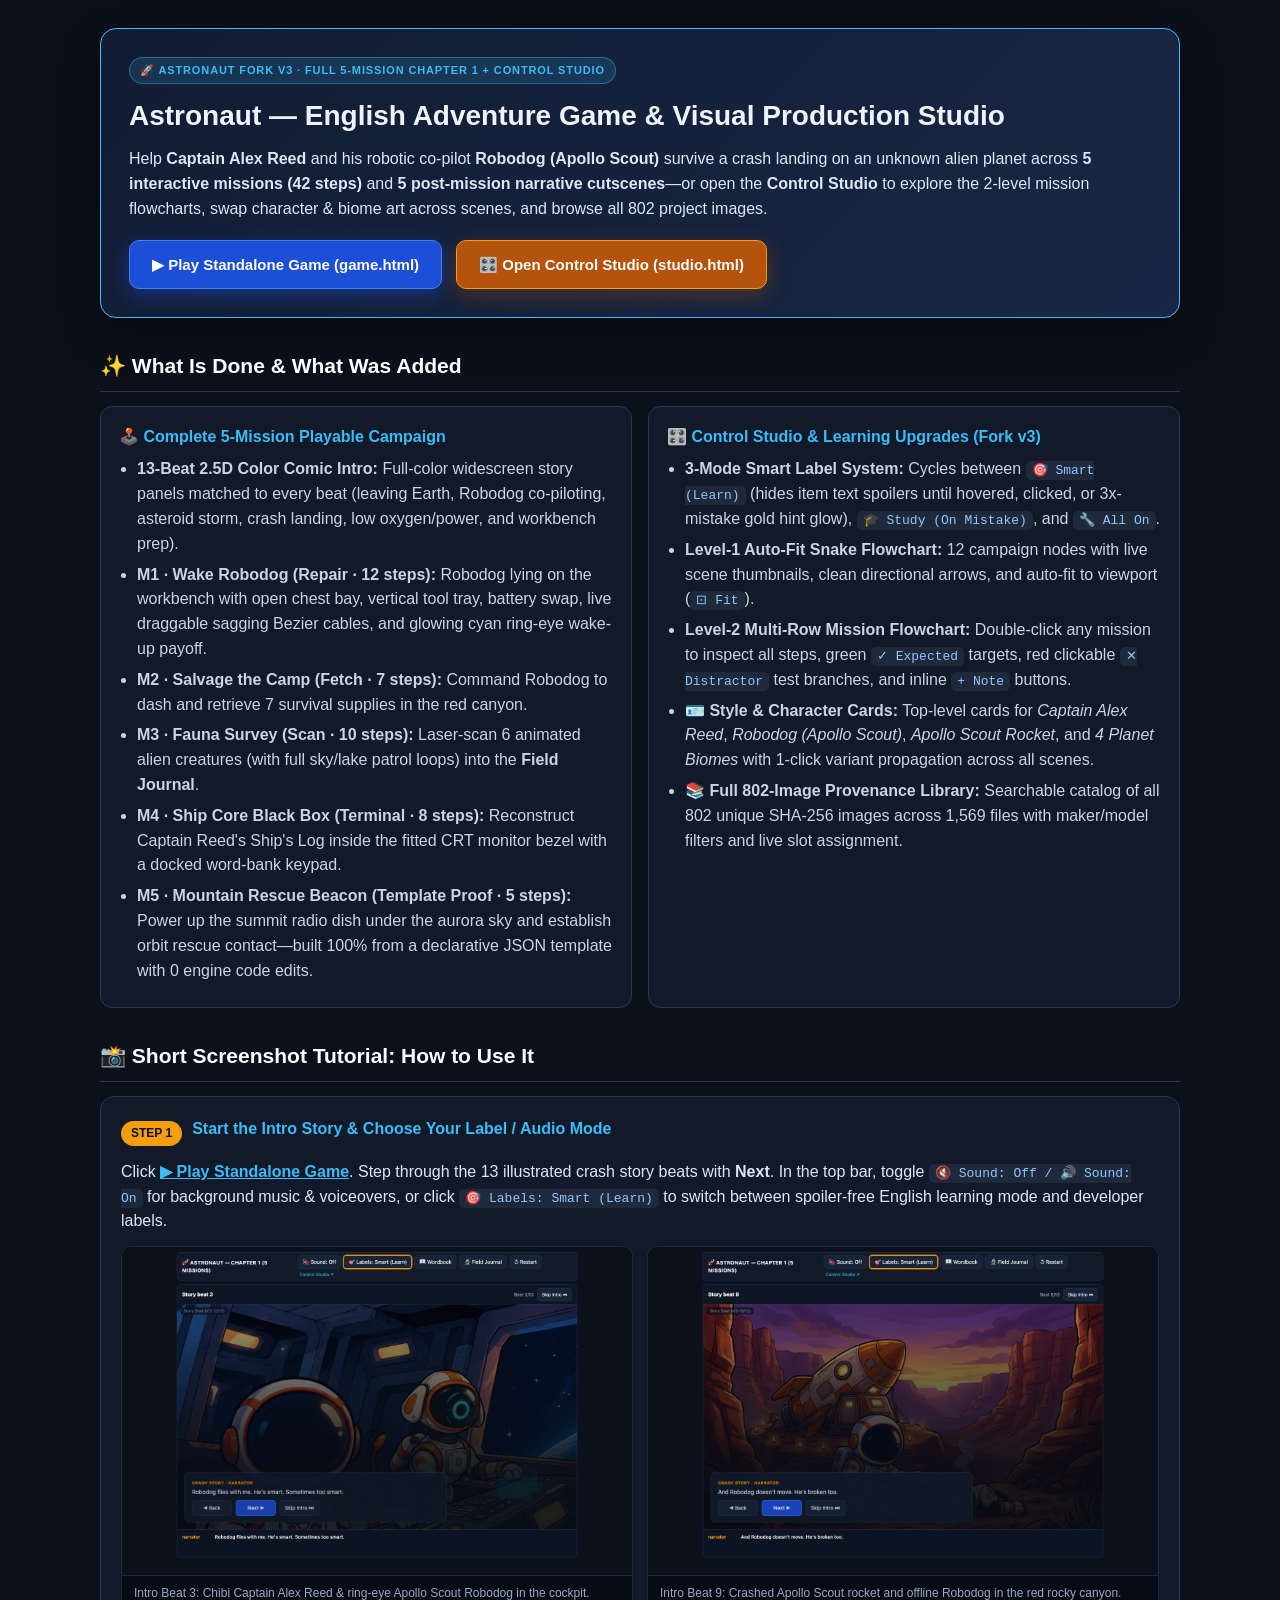
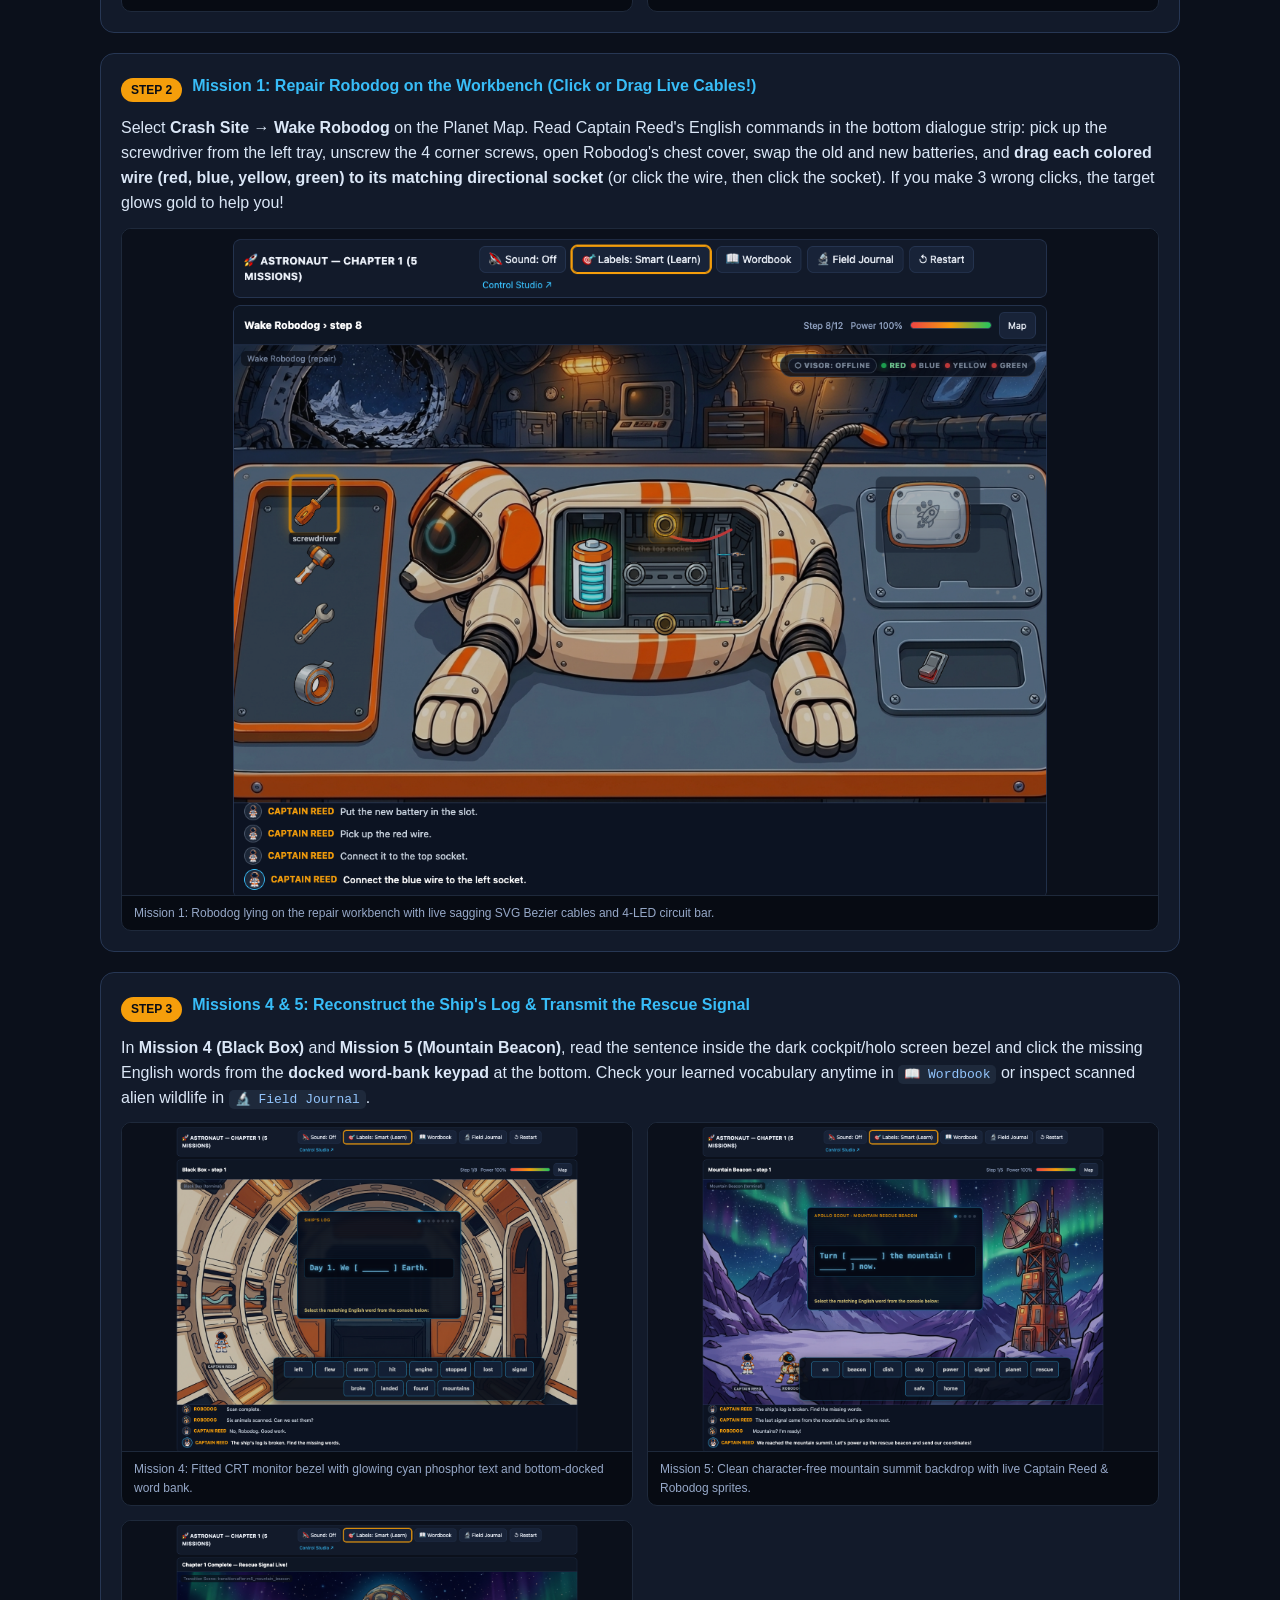
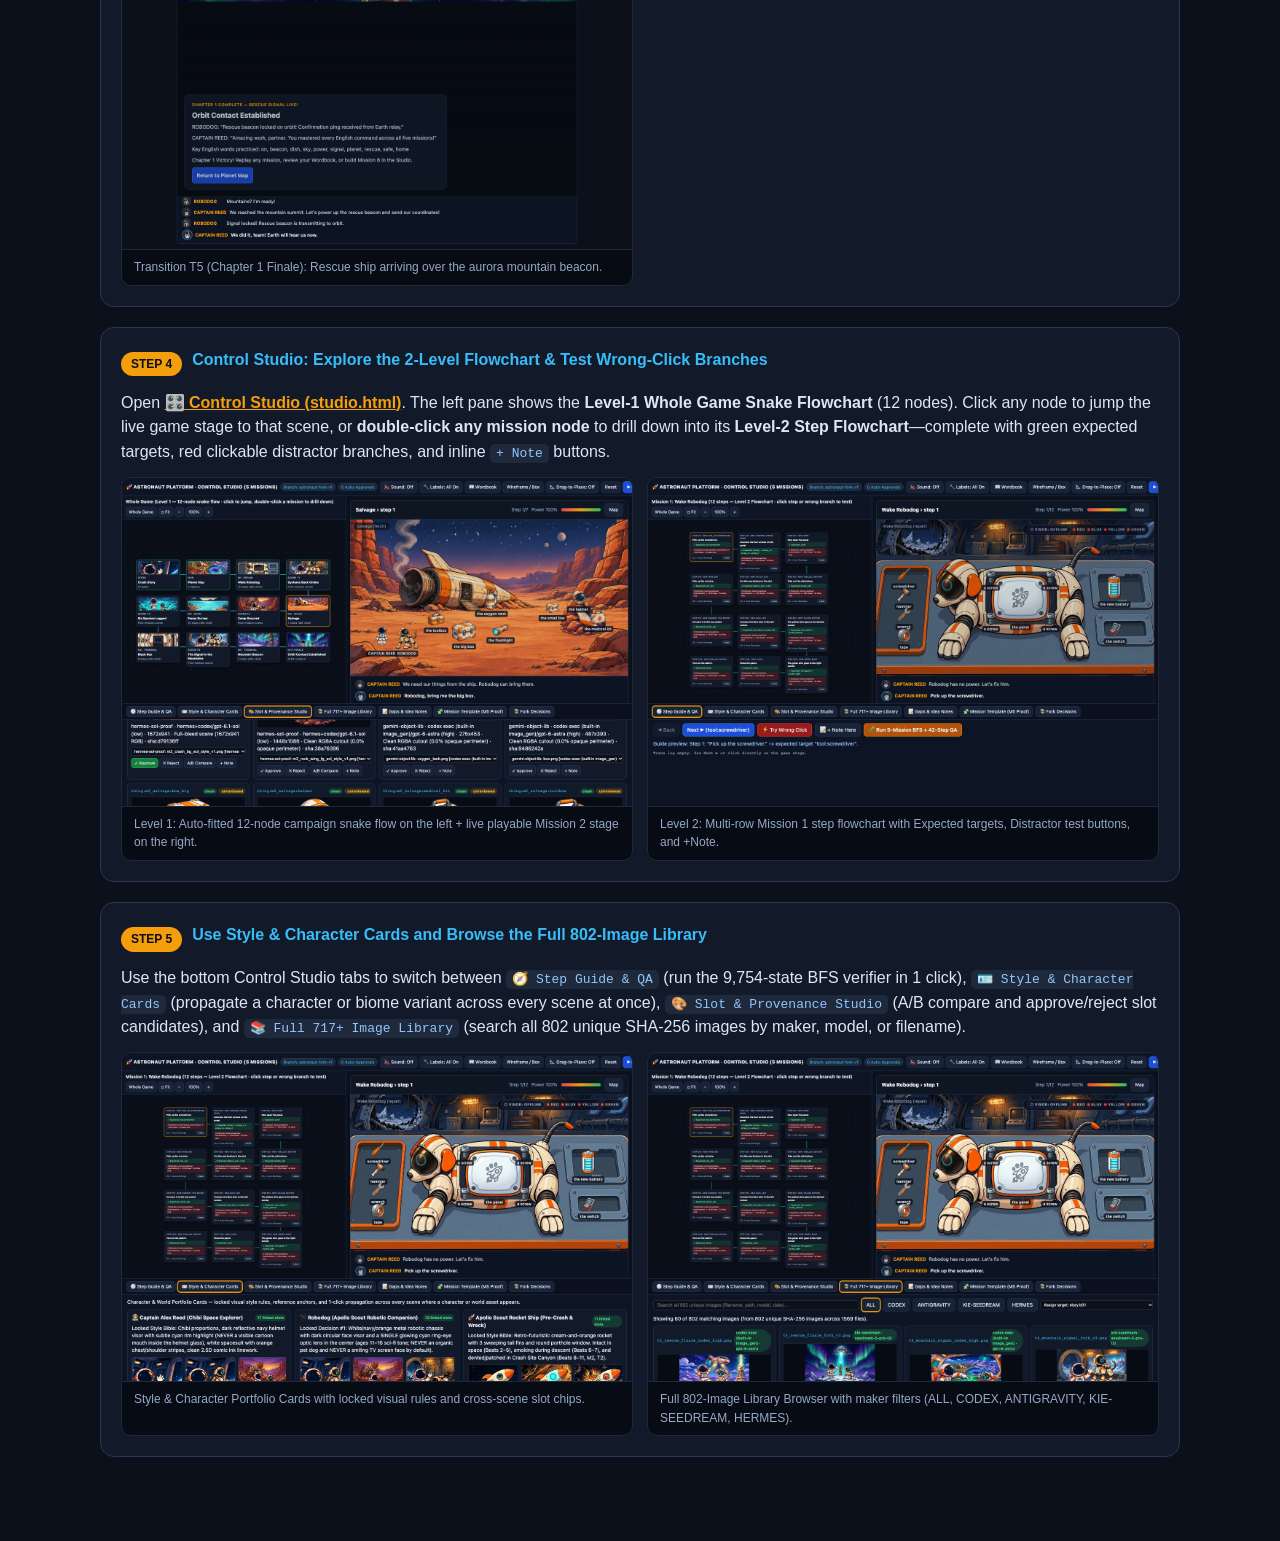
<file: index.html>
<!doctype html>
<html lang="en">
<head>
  <meta charset="utf-8">
  <meta name="viewport" content="width=device-width, initial-scale=1">
  <title>Astronaut — Chapter 1 Overview, What's Done & Screenshot Tutorial</title>
  <style>
    :root {
      --bg: #0b101b;
      --panel: #121a2a;
      --panel-2: #182338;
      --border: #273754;
      --text: #eef3fb;
      --muted: #96a8c8;
      --accent: #f59e0b;
      --accent-2: #38bdf8;
      --ok: #22c55e;
    }
    * { box-sizing: border-box; }
    body {
      margin: 0; padding: 0; background: var(--bg); color: var(--text);
      font-family: -apple-system, BlinkMacSystemFont, "Segoe UI", Roboto, sans-serif;
      line-height: 1.55;
    }
    .wrap { max-width: 1120px; margin: 0 auto; padding: 28px 20px 64px; }
    .hero {
      background: linear-gradient(135deg, #111c33 0%, #1a2744 100%);
      border: 1.5px solid var(--accent-2); border-radius: 16px;
      padding: 28px; margin-bottom: 28px;
      box-shadow: 0 16px 40px rgba(0,0,0,0.45);
    }
    .badge {
      display: inline-block; font-size: 11px; font-weight: 800; text-transform: uppercase;
      letter-spacing: 0.08em; padding: 4px 10px; border-radius: 99px;
      background: rgba(56, 189, 248, 0.15); color: var(--accent-2); border: 1px solid rgba(56, 189, 248, 0.4);
      margin-bottom: 10px;
    }
    h1 { margin: 0 0 10px; font-size: 28px; }
    h2 { margin: 32px 0 14px; font-size: 21px; color: #fff; border-bottom: 1px solid var(--border); padding-bottom: 8px; }
    h3 { margin: 0 0 8px; font-size: 16px; color: var(--accent-2); }
    p { margin: 0 0 12px; color: #dbe7f7; }
    .cta-row { display: flex; gap: 14px; flex-wrap: wrap; margin-top: 18px; }
    .btn {
      display: inline-flex; align-items: center; gap: 8px;
      padding: 12px 22px; border-radius: 10px; font-weight: 700; font-size: 15px;
      text-decoration: none; color: #fff; background: var(--panel-2); border: 1.5px solid var(--border);
      transition: transform 0.12s, border-color 0.15s;
    }
    .btn:hover { transform: translateY(-2px); border-color: var(--accent); }
    .btn.primary { background: #1d4ed8; border-color: #3b82f6; box-shadow: 0 6px 20px rgba(29,78,216,0.45); }
    .btn.studio { background: #b45309; border-color: var(--accent); box-shadow: 0 6px 20px rgba(180,83,9,0.35); }
    .grid-2 { display: grid; grid-template-columns: repeat(auto-fit, minmax(320px, 1fr)); gap: 16px; }
    .card {
      background: var(--panel); border: 1px solid var(--border); border-radius: 12px;
      padding: 18px;
    }
    .card ul { margin: 8px 0 0; padding-left: 18px; color: #cbd5e1; }
    .card li { margin-bottom: 6px; }
    .step-card {
      background: var(--panel); border: 1px solid var(--border); border-radius: 14px;
      padding: 20px; margin-bottom: 20px;
    }
    .step-head { display: flex; align-items: center; gap: 10px; margin-bottom: 10px; }
    .step-num {
      background: var(--accent); color: #090d16; font-weight: 800; font-size: 12px;
      padding: 3px 10px; border-radius: 99px;
    }
    .shot-grid { display: grid; grid-template-columns: repeat(auto-fit, minmax(420px, 1fr)); gap: 14px; margin-top: 12px; }
    .shot-box {
      background: #070b13; border: 1px solid #1e293b; border-radius: 10px; overflow: hidden;
    }
    .shot-box img { width: 100%; display: block; }
    .shot-cap { padding: 8px 12px; font-size: 12px; color: var(--muted); border-top: 1px solid #1e293b; }
    code { background: #1e293b; padding: 2px 6px; border-radius: 5px; font-size: 13px; color: #93c5fd; }
  </style>
</head>
<body>
  <div class="wrap">
    <section class="hero">
      <span class="badge">🚀 Astronaut Fork v3 · Full 5-Mission Chapter 1 + Control Studio</span>
      <h1>Astronaut — English Adventure Game &amp; Visual Production Studio</h1>
      <p>
        Help <strong>Captain Alex Reed</strong> and his robotic co-pilot <strong>Robodog (Apollo Scout)</strong>
        survive a crash landing on an unknown alien planet across <strong>5 interactive missions (42 steps)</strong>
        and <strong>5 post-mission narrative cutscenes</strong>—or open the <strong>Control Studio</strong> to explore
        the 2-level mission flowcharts, swap character &amp; biome art across scenes, and browse all 802 project images.
      </p>
      <div class="cta-row">
        <a class="btn primary" href="game.html">▶ Play Standalone Game (game.html)</a>
        <a class="btn studio" href="studio.html">🎛️ Open Control Studio (studio.html)</a>
      </div>
    </section>

    <h2>✨ What Is Done &amp; What Was Added</h2>
    <div class="grid-2">
      <div class="card">
        <h3>🕹️ Complete 5-Mission Playable Campaign</h3>
        <ul>
          <li><strong>13-Beat 2.5D Color Comic Intro:</strong> Full-color widescreen story panels matched to every beat (leaving Earth, Robodog co-piloting, asteroid storm, crash landing, low oxygen/power, and workbench prep).</li>
          <li><strong>M1 · Wake Robodog (Repair · 12 steps):</strong> Robodog lying on the workbench with open chest bay, vertical tool tray, battery swap, live draggable sagging Bezier cables, and glowing cyan ring-eye wake-up payoff.</li>
          <li><strong>M2 · Salvage the Camp (Fetch · 7 steps):</strong> Command Robodog to dash and retrieve 7 survival supplies in the red canyon.</li>
          <li><strong>M3 · Fauna Survey (Scan · 10 steps):</strong> Laser-scan 6 animated alien creatures (with full sky/lake patrol loops) into the <strong>Field Journal</strong>.</li>
          <li><strong>M4 · Ship Core Black Box (Terminal · 8 steps):</strong> Reconstruct Captain Reed's Ship's Log inside the fitted CRT monitor bezel with a docked word-bank keypad.</li>
          <li><strong>M5 · Mountain Rescue Beacon (Template Proof · 5 steps):</strong> Power up the summit radio dish under the aurora sky and establish orbit rescue contact—built 100% from a declarative JSON template with 0 engine code edits.</li>
        </ul>
      </div>
      <div class="card">
        <h3>🎛️ Control Studio &amp; Learning Upgrades (Fork v3)</h3>
        <ul>
          <li><strong>3-Mode Smart Label System:</strong> Cycles between <code>🎯 Smart (Learn)</code> (hides item text spoilers until hovered, clicked, or 3x-mistake gold hint glow), <code>🎓 Study (On Mistake)</code>, and <code>🔧 All On</code>.</li>
          <li><strong>Level-1 Auto-Fit Snake Flowchart:</strong> 12 campaign nodes with live scene thumbnails, clean directional arrows, and auto-fit to viewport (<code>⊡ Fit</code>).</li>
          <li><strong>Level-2 Multi-Row Mission Flowchart:</strong> Double-click any mission to inspect all steps, green <code>✓ Expected</code> targets, red clickable <code>✕ Distractor</code> test branches, and inline <code>+ Note</code> buttons.</li>
          <li><strong>🪪 Style &amp; Character Cards:</strong> Top-level cards for <em>Captain Alex Reed</em>, <em>Robodog (Apollo Scout)</em>, <em>Apollo Scout Rocket</em>, and <em>4 Planet Biomes</em> with 1-click variant propagation across all scenes.</li>
          <li><strong>📚 Full 802-Image Provenance Library:</strong> Searchable catalog of all 802 unique SHA-256 images across 1,569 files with maker/model filters and live slot assignment.</li>
        </ul>
      </div>
    </div>

    <h2>📸 Short Screenshot Tutorial: How to Use It</h2>

    <div class="step-card">
      <div class="step-head">
        <span class="step-num">STEP 1</span>
        <h3>Start the Intro Story &amp; Choose Your Label / Audio Mode</h3>
      </div>
      <p>
        Click <strong><a href="game.html" style="color:#38bdf8;">▶ Play Standalone Game</a></strong>.
        Step through the 13 illustrated crash story beats with <strong>Next</strong>. In the top bar, toggle
        <code>🔇 Sound: Off / 🔊 Sound: On</code> for background music &amp; voiceovers, or click
        <code>🎯 Labels: Smart (Learn)</code> to switch between spoiler-free English learning mode and developer labels.
      </p>
      <div class="shot-grid">
        <div class="shot-box">
          <img src="tutorial/01_intro_story.png" alt="Intro Story Beat 3 — Robodog Co-Pilot">
          <div class="shot-cap">Intro Beat 3: Chibi Captain Alex Reed &amp; ring-eye Apollo Scout Robodog in the cockpit.</div>
        </div>
        <div class="shot-box">
          <img src="tutorial/02_intro_crash.png" alt="Intro Story Beat 9 — Crashed Ship & Broken Robodog">
          <div class="shot-cap">Intro Beat 9: Crashed Apollo Scout rocket and offline Robodog in the red rocky canyon.</div>
        </div>
      </div>
    </div>

    <div class="step-card">
      <div class="step-head">
        <span class="step-num">STEP 2</span>
        <h3>Mission 1: Repair Robodog on the Workbench (Click or Drag Live Cables!)</h3>
      </div>
      <p>
        Select <strong>Crash Site → Wake Robodog</strong> on the Planet Map. Read Captain Reed's English commands in the
        bottom dialogue strip: pick up the screwdriver from the left tray, unscrew the 4 corner screws, open Robodog's chest cover,
        swap the old and new batteries, and <strong>drag each colored wire (red, blue, yellow, green) to its matching directional socket</strong>
        (or click the wire, then click the socket). If you make 3 wrong clicks, the target glows gold to help you!
      </p>
      <div class="shot-grid">
        <div class="shot-box">
          <img src="tutorial/03_m1_workbench.png" alt="Mission 1 Lying-Robodog Workbench">
          <div class="shot-cap">Mission 1: Robodog lying on the repair workbench with live sagging SVG Bezier cables and 4-LED circuit bar.</div>
        </div>
      </div>
    </div>

    <div class="step-card">
      <div class="step-head">
        <span class="step-num">STEP 3</span>
        <h3>Missions 4 &amp; 5: Reconstruct the Ship's Log &amp; Transmit the Rescue Signal</h3>
      </div>
      <p>
        In <strong>Mission 4 (Black Box)</strong> and <strong>Mission 5 (Mountain Beacon)</strong>, read the sentence inside the
        dark cockpit/holo screen bezel and click the missing English words from the <strong>docked word-bank keypad</strong> at the bottom.
        Check your learned vocabulary anytime in <code>📖 Wordbook</code> or inspect scanned alien wildlife in <code>🔬 Field Journal</code>.
      </p>
      <div class="shot-grid">
        <div class="shot-box">
          <img src="tutorial/04_m4_terminal.png" alt="Mission 4 Ship Core Terminal">
          <div class="shot-cap">Mission 4: Fitted CRT monitor bezel with glowing cyan phosphor text and bottom-docked word bank.</div>
        </div>
        <div class="shot-box">
          <img src="tutorial/05_m5_mountains.png" alt="Mission 5 Mountain Rescue Beacon">
          <div class="shot-cap">Mission 5: Clean character-free mountain summit backdrop with live Captain Reed &amp; Robodog sprites.</div>
        </div>
        <div class="shot-box">
          <img src="tutorial/06_rescue_finale.png" alt="Chapter 1 Rescue Finale">
          <div class="shot-cap">Transition T5 (Chapter 1 Finale): Rescue ship arriving over the aurora mountain beacon.</div>
        </div>
      </div>
    </div>

    <div class="step-card">
      <div class="step-head">
        <span class="step-num">STEP 4</span>
        <h3>Control Studio: Explore the 2-Level Flowchart &amp; Test Wrong-Click Branches</h3>
      </div>
      <p>
        Open <strong><a href="studio.html" style="color:#f59e0b;">🎛️ Control Studio (studio.html)</a></strong>.
        The left pane shows the <strong>Level-1 Whole Game Snake Flowchart</strong> (12 nodes). Click any node to jump the live game stage
        to that scene, or <strong>double-click any mission node</strong> to drill down into its <strong>Level-2 Step Flowchart</strong>—complete
        with green expected targets, red clickable distractor branches, and inline <code>+ Note</code> buttons.
      </p>
      <div class="shot-grid">
        <div class="shot-box">
          <img src="tutorial/07_studio_level1.png" alt="Control Studio Level 1 Snake Flowchart">
          <div class="shot-cap">Level 1: Auto-fitted 12-node campaign snake flow on the left + live playable Mission 2 stage on the right.</div>
        </div>
        <div class="shot-box">
          <img src="tutorial/08_studio_level2.png" alt="Control Studio Level 2 Mission Flowchart">
          <div class="shot-cap">Level 2: Multi-row Mission 1 step flowchart with Expected targets, Distractor test buttons, and +Note.</div>
        </div>
      </div>
    </div>

    <div class="step-card">
      <div class="step-head">
        <span class="step-num">STEP 5</span>
        <h3>Use Style &amp; Character Cards and Browse the Full 802-Image Library</h3>
      </div>
      <p>
        Use the bottom Control Studio tabs to switch between <code>🧭 Step Guide &amp; QA</code> (run the 9,754-state BFS verifier in 1 click),
        <code>🪪 Style &amp; Character Cards</code> (propagate a character or biome variant across every scene at once),
        <code>🎨 Slot &amp; Provenance Studio</code> (A/B compare and approve/reject slot candidates), and
        <code>📚 Full 717+ Image Library</code> (search all 802 unique SHA-256 images by maker, model, or filename).
      </p>
      <div class="shot-grid">
        <div class="shot-box">
          <img src="tutorial/09_studio_style_cards.png" alt="Style and Character Cards Tab">
          <div class="shot-cap">Style &amp; Character Portfolio Cards with locked visual rules and cross-scene slot chips.</div>
        </div>
        <div class="shot-box">
          <img src="tutorial/10_studio_library.png" alt="Full 802 Image Library Browser">
          <div class="shot-cap">Full 802-Image Library Browser with maker filters (ALL, CODEX, ANTIGRAVITY, KIE-SEEDREAM, HERMES).</div>
        </div>
      </div>
    </div>
  </div>
</body>
</html>
</file>
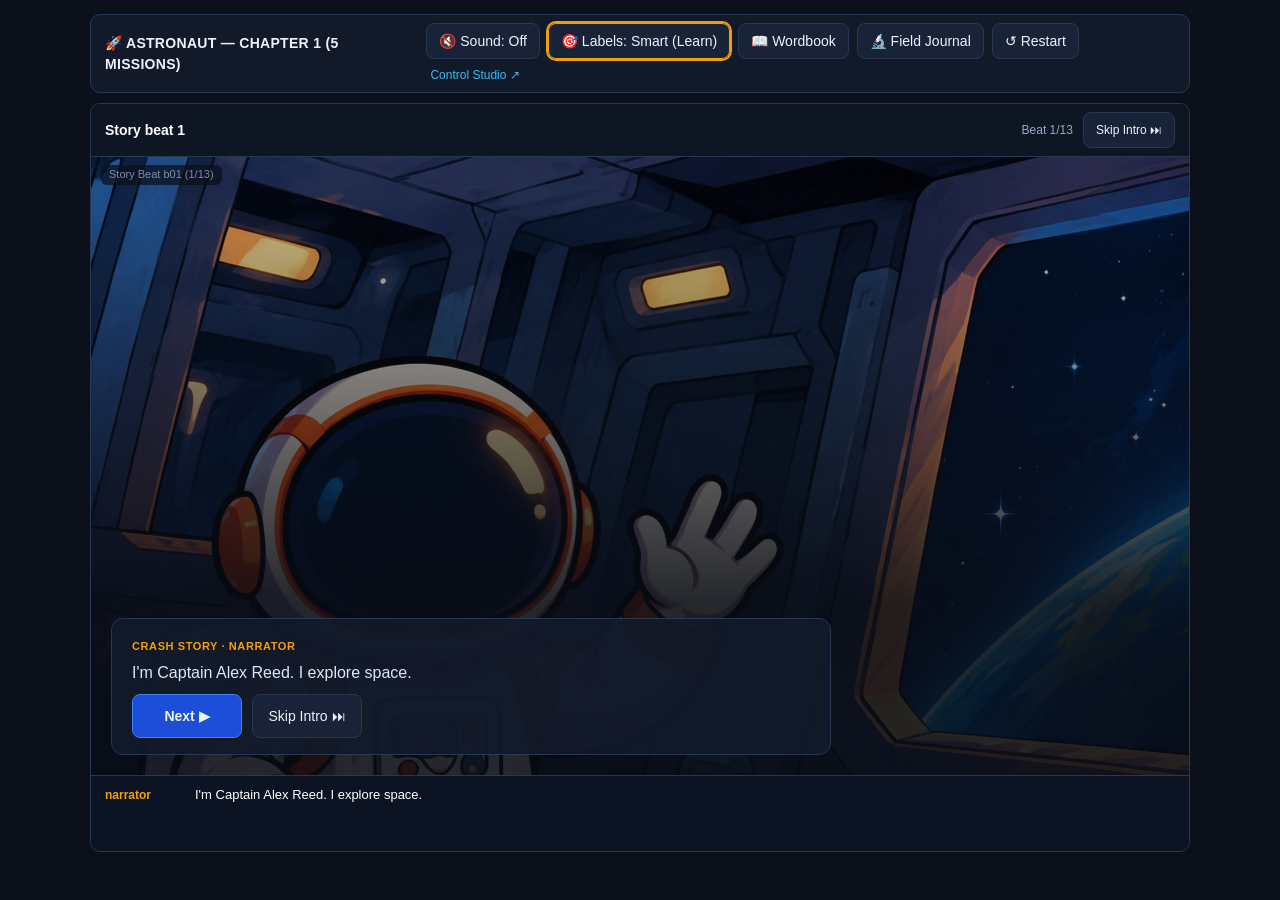
<file: game.html>
<!doctype html>
<html lang="en">
<head>
  <meta charset="utf-8">
  <meta name="viewport" content="width=device-width, initial-scale=1">
  <title>Astronaut — Full Chapter 1 Game (5 Missions · Fork v2)</title>
  <link rel="stylesheet" href="game.css">
</head>
<body class="play-page">
  <div class="play-topbar">
    <div class="brand">🚀 ASTRONAUT — CHAPTER 1 (5 MISSIONS)</div>
    <div style="display:flex;gap:8px;align-items:center;flex-wrap:wrap;">
      <button type="button" id="btn-sound-toggle">🔇 Sound: Off</button>
      <button type="button" id="btn-challenge-mode" title="Hide item labels to practice reading English">🎯 Labels: On</button>
      <button type="button" id="btn-wordbook">📖 Wordbook</button>
      <button type="button" id="btn-journal">🔬 Field Journal</button>
      <button type="button" onclick="window.FORK_GAME.reset()">↺ Restart</button>
      <a href="studio.html" style="color:#38bdf8;text-decoration:none;font-size:12px;margin-left:4px;">Control Studio ↗</a>
    </div>
  </div>
  <div id="game-shell"><div id="game"></div></div>
  <div class="modal-backdrop" id="drawer-modal">
    <div class="modal-box">
      <div style="display:flex;justify-content:space-between;align-items:center;margin-bottom:8px;">
        <strong id="drawer-title">Drawer</strong>
        <button type="button" id="drawer-close">Close</button>
      </div>
      <div id="drawer-content"></div>
    </div>
  </div>
  <script src="game-data.js"></script>
  <script src="engine-claude.js"></script>
  <script src="dynamics.js"></script>
  <script src="view.js"></script>
  <script>window.FORK_GAME.init();</script>
</body>
</html>
</file>
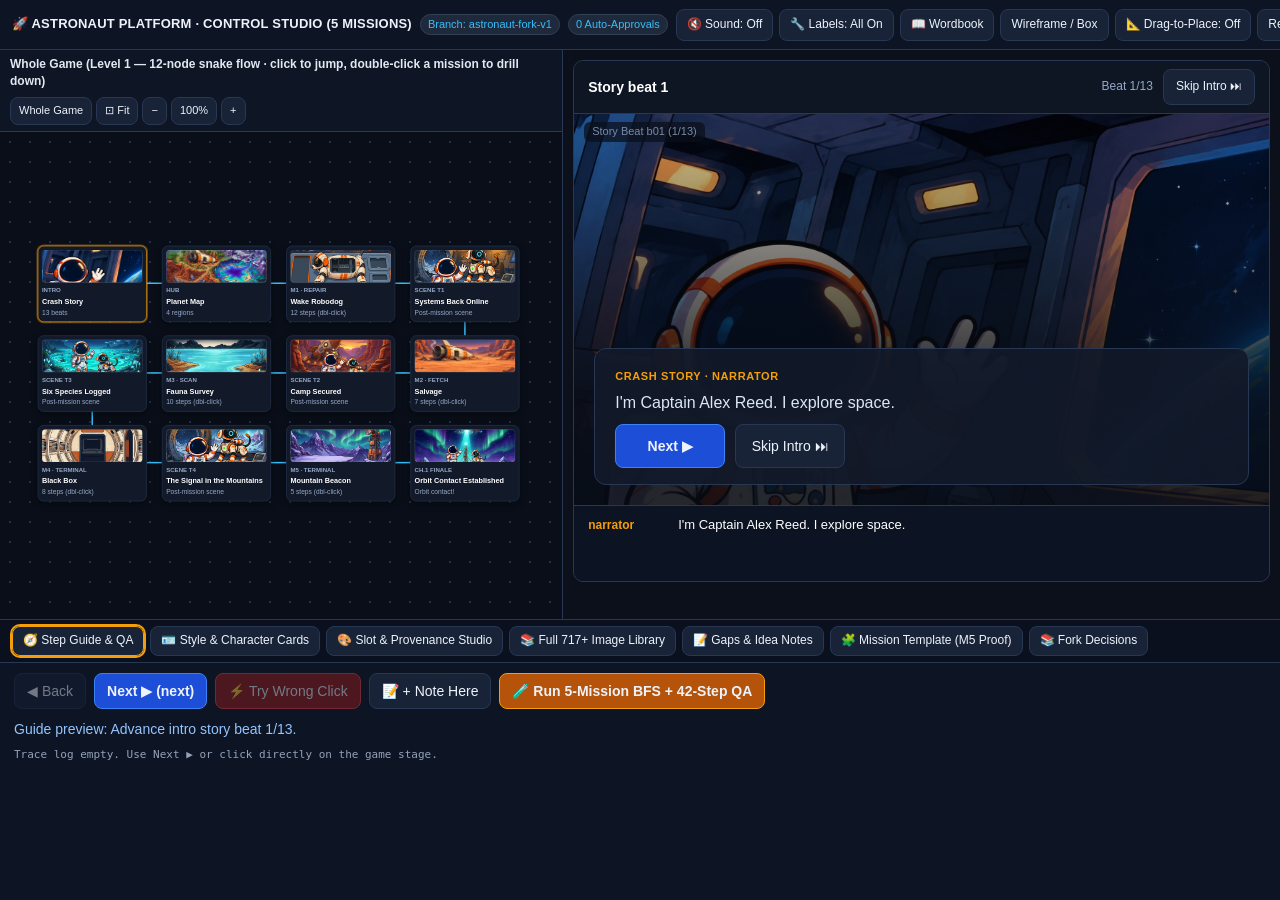
<file: studio.html>
<!doctype html>
<html lang="en">
<head>
  <meta charset="utf-8">
  <meta name="viewport" content="width=device-width, initial-scale=1">
  <title>Astronaut Game Dev Platform & Control Studio (Fork v2)</title>
  <link rel="stylesheet" href="game.css">
</head>
<body class="studio-page">
  <header class="studio-header">
    <div class="left">
      <span class="title">🚀 ASTRONAUT PLATFORM · CONTROL STUDIO (5 MISSIONS)</span>
      <span class="pill">Branch: astronaut-fork-v1</span>
      <span class="pill">0 Auto-Approvals</span>
    </div>
    <div class="right">
      <button type="button" id="btn-sound-toggle">🔇 Sound: Off</button>
      <button type="button" id="btn-challenge-mode" title="Hide item labels to practice reading English">🎯 Labels: On</button>
      <button type="button" id="btn-wordbook">📖 Wordbook</button>
      <button type="button" id="btn-box-mode">Wireframe / Box</button>
      <button type="button" id="btn-layout-edit" title="Drag items on stage to reposition">📐 Drag-to-Place: Off</button>
      <button type="button" id="btn-reset-game">Reset</button>
      <a href="game.html" target="_blank"><button type="button" class="primary">▶ Play-Only game.html</button></a>
    </div>
  </header>

  <main class="studio-main">
    <section class="canvas-pane">
      <div class="canvas-toolbar">
        <span id="canvas-crumb" style="font-size:12px;font-weight:700;color:#e2e8f0;">Whole Game</span>
        <div style="display:flex;gap:4px;">
          <button type="button" id="btn-level-whole" style="min-height:28px;padding:2px 8px;font-size:11px;">Whole Game</button>
          <button type="button" id="btn-zoom-fit" style="min-height:28px;padding:2px 8px;font-size:11px;" title="Auto-fit flowchart to viewport">⊡ Fit</button>
          <button type="button" id="btn-zoom-out" style="min-height:28px;padding:2px 8px;font-size:11px;">−</button>
          <button type="button" id="btn-zoom-reset" style="min-height:28px;padding:2px 8px;font-size:11px;">100%</button>
          <button type="button" id="btn-zoom-in" style="min-height:28px;padding:2px 8px;font-size:11px;">+</button>
        </div>
      </div>
      <div class="canvas-viewport" id="canvas-viewport">
        <div class="canvas-world" id="canvas-world"></div>
      </div>
    </section>

    <section class="stage-pane">
      <div id="game"></div>
    </section>
  </main>

  <section class="studio-deck">
    <div class="deck-tabs">
      <button type="button" data-tab="guide" class="active">🧭 Step Guide & QA</button>
      <button type="button" data-tab="cards">🪪 Style & Character Cards</button>
      <button type="button" data-tab="slots">🎨 Slot & Provenance Studio</button>
      <button type="button" data-tab="library">📚 Full 717+ Image Library</button>
      <button type="button" data-tab="notes">📝 Gaps & Idea Notes</button>
      <button type="button" data-tab="template">🧩 Mission Template (M5 Proof)</button>
      <button type="button" data-tab="spec">📚 Fork Decisions</button>
    </div>
    <div class="deck-body" id="deck-body"></div>
  </section>

  <div class="modal-backdrop" id="compare-modal">
    <div class="modal-box">
      <div style="display:flex;justify-content:flex-end;">
        <button type="button" id="compare-close">Close</button>
      </div>
      <div id="compare-content"></div>
    </div>
  </div>

  <div class="modal-backdrop" id="drawer-modal">
    <div class="modal-box">
      <div style="display:flex;justify-content:space-between;align-items:center;margin-bottom:8px;">
        <strong id="drawer-title">Drawer</strong>
        <button type="button" id="drawer-close">Close</button>
      </div>
      <div id="drawer-content"></div>
    </div>
  </div>

  <script src="game-data.js"></script>
  <script src="engine-claude.js"></script>
  <script src="dynamics.js"></script>
  <script src="view.js"></script>
  <script src="studio.js"></script>
  <script>window.FORK_STUDIO.init();</script>
</body>
</html>
</file>
<file: game.css>
/* Astronaut Fork v1 — Shared Game & Control Studio Styles (Silent v1, Touch-Friendly >=44px) */
:root {
  --bg: #0b101b;
  --panel: #121a2a;
  --panel-2: #182338;
  --border: #273754;
  --text: #eef3fb;
  --muted: #96a8c8;
  --accent: #f59e0b;
  --accent-2: #38bdf8;
  --ok: #22c55e;
  --warn: #f59e0b;
  --bad: #ef4444;
  --radius: 10px;
}

* { box-sizing: border-box; }
html, body {
  margin: 0; padding: 0;
  background: var(--bg); color: var(--text);
  font-family: -apple-system, BlinkMacSystemFont, "Segoe UI", Roboto, sans-serif;
  font-size: 14px; line-height: 1.45;
}

button {
  font: inherit; color: var(--text); cursor: pointer;
  background: var(--panel-2); border: 1px solid var(--border);
  border-radius: 8px; padding: 6px 12px; min-height: 36px;
}
button:hover { border-color: var(--accent-2); }
button.primary { background: #1d4ed8; border-color: #3b82f6; font-weight: 600; }
button.accent { background: #b45309; border-color: var(--accent); font-weight: 600; }
button.ok { background: #15803d; border-color: var(--ok); }
button.bad { background: #991b1b; border-color: var(--bad); }
button.active { outline: 2px solid var(--accent); border-color: var(--accent); }
button:disabled { opacity: 0.45; cursor: not-allowed; }

/* Standalone Play Page */
body.play-page {
  min-height: 100vh; display: flex; flex-direction: column;
  align-items: center; padding: 14px;
}
.play-topbar {
  width: 100%; max-width: 1100px; display: flex; align-items: center;
  justify-content: space-between; gap: 10px; margin-bottom: 10px;
  padding: 8px 14px; background: var(--panel); border: 1px solid var(--border);
  border-radius: var(--radius);
}
.play-topbar .brand { font-weight: 700; letter-spacing: 0.3px; }
.play-topbar .badge-silent {
  font-size: 11px; padding: 2px 8px; border-radius: 99px;
  background: #1e293b; color: var(--accent-2); border: 1px solid #334155;
}
#game-shell { width: 100%; max-width: 1100px; }

/* Game Stage Container */
.game-root {
  background: var(--panel); border: 1px solid var(--border);
  border-radius: var(--radius); overflow: hidden; display: flex; flex-direction: column;
}
.hud-bar {
  display: flex; align-items: center; justify-content: space-between;
  gap: 10px; padding: 8px 14px; background: #0e1624;
  border-bottom: 1px solid var(--border); flex-wrap: wrap;
}
.hud-title { font-weight: 700; color: #fff; }
.hud-meta { display: flex; align-items: center; gap: 10px; color: var(--muted); font-size: 12px; }
.power-meter {
  width: 110px; height: 10px; background: #1f2937; border-radius: 99px; overflow: hidden;
  border: 1px solid #334155;
}
.power-fill { height: 100%; background: linear-gradient(90deg, #ef4444, #f59e0b, #22c55e); transition: width 0.2s; }

.scene-wrap {
  position: relative; width: 100%; overflow-x: auto; background: #070b13;
}
.scene-stage {
  position: relative; width: 100%; aspect-ratio: 16 / 9; min-height: 320px;
  overflow: hidden; user-select: none; touch-action: none;
}
.scene-bg-img {
  position: absolute; inset: 0; width: 100%; height: 100%;
  object-fit: cover; pointer-events: none; z-index: 1;
}
.scene-bg-label {
  position: absolute; top: 8px; left: 10px; z-index: 2;
  font-size: 11px; padding: 2px 8px; border-radius: 6px;
  background: rgba(11,16,27,0.72); color: var(--muted); pointer-events: none;
}
.scene-fg-img {
  position: absolute; left: 73%; top: 48%; width: 22%; height: 28%;
  object-fit: contain; pointer-events: none; z-index: 7;
}
.cable-svg {
  position: absolute; inset: 0; width: 100%; height: 100%;
  pointer-events: none; z-index: 14;
}

/* Interactive Things (Touch-Safe >= 44px) */
.thing {
  position: absolute; transform: translate(-50%, -50%);
  min-width: 44px; min-height: 44px; z-index: 8;
  display: flex; align-items: center; justify-content: center;
  padding: 2px; border-radius: 8px;
  background: rgba(18, 26, 42, 0.78); border: 1.5px solid rgba(56, 189, 248, 0.55);
  color: #fff; font-size: 11px; font-weight: 600; text-align: center;
  transition: transform 0.12s, box-shadow 0.15s, border-color 0.15s;
}
.thing:hover:not(.inert) { border-color: var(--accent); transform: translate(-50%, -50%) scale(1.04); z-index: 15; }
.thing.inert { pointer-events: none; background: transparent; border-color: transparent; }
.thing.has-art { background: transparent; border-color: transparent; }
.thing.has-art:hover:not(.inert) { filter: drop-shadow(0 0 8px rgba(245, 158, 11, 0.9)); }
.thing.has-art .thing-label {
  position: absolute; bottom: -16px; left: 50%; transform: translateX(-50%);
  white-space: nowrap; font-size: 10px; padding: 1px 5px; border-radius: 4px;
  background: rgba(11,16,27,0.82); color: #e2e8f0; pointer-events: none;
}
.box-mode .thing.has-art {
  background: rgba(18, 26, 42, 0.85); border: 1.5px dashed var(--accent-2);
}
.box-mode .thing img, .box-mode .scene-bg-img, .box-mode .scene-fg-img { opacity: 0.12; }
.thing img.slot-img {
  width: 100%; height: 100%; object-fit: contain; pointer-events: none;
}
.thing.glow {
  box-shadow: 0 0 0 3px var(--accent), 0 0 18px rgba(245, 158, 11, 0.85);
  border-color: var(--accent) !important; z-index: 16;
}
.thing.character { z-index: 6; pointer-events: none; }
.thing.cover { z-index: 5 !important; background: rgba(30, 41, 59, 0.88); }
.thing.cover:hover { z-index: 5 !important; transform: translate(-50%, -50%) !important; }
.thing.cover.open { opacity: 0.72; border-style: dashed; z-index: 12 !important; }
.thing.cover.open.cover-ready {
  opacity: 1; border: 2.5px solid var(--accent) !important;
  box-shadow: 0 0 0 3px rgba(245, 158, 11, 0.45), 0 0 22px rgba(245, 158, 11, 0.9);
  z-index: 18 !important;
}
.thing.cover-bay-target {
  background: rgba(56, 189, 248, 0.08);
  border: 2.5px dashed rgba(56, 189, 248, 0.85) !important;
  box-shadow: inset 0 0 20px rgba(56, 189, 248, 0.22);
  z-index: 17 !important;
}
.thing.cover-bay-target:hover {
  background: rgba(56, 189, 248, 0.18);
  border-color: var(--accent) !important;
}
.thing.wire-selected { box-shadow: 0 0 0 3px #38bdf8; }

/* Intro & Transition Overlay Cards */
.narrative-overlay {
  position: absolute; inset: 0; z-index: 10; display: flex;
  flex-direction: column; justify-content: flex-end; padding: 20px;
  background: linear-gradient(180deg, rgba(7,11,19,0.15) 0%, rgba(7,11,19,0.88) 72%);
}
.narrative-card {
  background: rgba(18, 26, 42, 0.92); border: 1px solid var(--border);
  border-radius: 12px; padding: 16px 20px; max-width: 720px;
}
.narrative-badge {
  display: inline-block; font-size: 11px; font-weight: 700; text-transform: uppercase;
  letter-spacing: 0.6px; color: var(--accent); margin-bottom: 6px;
}
.narrative-card h2 { margin: 0 0 8px; font-size: 20px; }
.narrative-card p { margin: 0 0 10px; color: #dbe7f7; }
.narrative-actions { display: flex; gap: 10px; flex-wrap: wrap; margin-top: 10px; }
.narrative-actions button { min-height: 44px; min-width: 110px; }

/* Map Region Pins & Popup */
.thing.map-region-pin {
  flex-direction: column; gap: 4px; padding: 10px 14px; border-radius: 14px;
  background: rgba(11, 18, 32, 0.84); border: 2px solid rgba(56, 189, 248, 0.75);
  box-shadow: 0 8px 24px rgba(0, 0, 0, 0.55);
}
.thing.map-region-pin.region-open {
  border-color: #38bdf8;
  box-shadow: 0 0 18px rgba(56, 189, 248, 0.35), 0 8px 24px rgba(0, 0, 0, 0.55);
}
.thing.map-region-pin.region-done {
  border-color: #22c55e;
  box-shadow: 0 0 16px rgba(34, 197, 94, 0.35);
}
.thing.map-region-pin.locked {
  background: rgba(15, 23, 42, 0.72); border-color: rgba(148, 163, 184, 0.35);
  color: #94a3b8;
}
.map-pin-title { font-size: 14px; font-weight: 800; color: #fff; }
.map-pin-sub {
  font-size: 11px; font-weight: 700; padding: 2px 8px; border-radius: 99px;
  background: rgba(30, 41, 59, 0.9); color: #7dd3fc;
}
.region-done .map-pin-sub { color: #86efac; background: rgba(21, 128, 61, 0.35); }
.locked .map-pin-sub { color: #94a3b8; background: rgba(15, 23, 42, 0.8); }
.thing.creature-scanned::after {
  content: "✓ SCANNED";
  position: absolute; top: -10px; right: -4px;
  font-size: 9px; font-weight: 800; padding: 1px 6px; border-radius: 99px;
  background: rgba(8, 145, 178, 0.92); color: #e0f2fe; border: 1px solid #38bdf8;
  pointer-events: none;
}

.region-popup {
  position: absolute; right: 16px; top: 16px; z-index: 20; width: 290px;
  background: rgba(15, 23, 42, 0.95); border: 1px solid var(--accent-2);
  border-radius: 12px; padding: 14px; box-shadow: 0 12px 32px rgba(0,0,0,0.6);
}
.region-popup h3 { margin: 0 0 6px; font-size: 16px; }
.region-popup .mission-btn {
  width: 100%; text-align: left; margin-top: 8px; min-height: 44px;
  display: flex; justify-content: space-between; align-items: center;
}

/* Terminal Mission — Fitted Screen Bezel + Bottom Docked Word Bank */
.terminal-box {
  position: absolute; top: 14%; left: 30%; width: 41%; height: 48%; z-index: 10;
  background: rgba(5, 11, 22, 0.94); border: 2px solid #38bdf8;
  border-radius: 12px; padding: 14px 18px; display: flex; flex-direction: column;
  justify-content: space-between; gap: 10px;
}
.terminal-box.terminal-scene-mountains {
  top: 12%; left: 26%; width: 44%; height: 46%;
}
.terminal-line {
  font-family: ui-monospace, SFMono-Regular, Menlo, monospace;
  font-size: 20px; font-weight: 700; line-height: 1.45;
  color: #7dd3fc; text-shadow: 0 0 10px rgba(56, 189, 248, 0.45);
  background: rgba(2, 6, 17, 0.85); border: 1px solid rgba(56, 189, 248, 0.35);
  border-radius: 8px; padding: 12px 14px;
}
.terminal-prompt-sub {
  font-size: 12px; color: #fde68a; font-weight: 600;
}
.terminal-bank { display: flex; flex-wrap: wrap; gap: 8px; }
.terminal-bank.terminal-bank-dock {
  position: absolute; left: 24%; right: 8%; bottom: 12px; z-index: 12;
  background: rgba(9, 15, 28, 0.94); border: 1.5px solid rgba(56, 189, 248, 0.55);
  border-radius: 12px; padding: 10px 14px; justify-content: center;
  box-shadow: 0 10px 28px rgba(0, 0, 0, 0.65);
}
.terminal-bank button {
  min-height: 44px; min-width: 78px; font-weight: 700; font-size: 14px;
  background: #16243d; border: 1.5px solid #38bdf8; color: #f8fafc;
}
.terminal-bank button:hover {
  background: #1d4ed8; border-color: #fbbf24;
}

/* Dialogue Strip */
.dialogue-strip {
  padding: 10px 14px; background: #0c1322; border-top: 1px solid var(--border);
  min-height: 76px; max-height: 128px; overflow-y: auto; display: flex; flex-direction: column; gap: 6px;
}
.speech-row { display: flex; gap: 8px; align-items: baseline; font-size: 13px; }
.speech-who { font-weight: 700; color: var(--accent); min-width: 82px; font-size: 12px; }
.speech-text { margin: 0; color: #cbd5e1; }
.speech-text.latest { color: #fff; font-weight: 500; }

/* Studio Workbench Layout */
body.studio-page {
  height: 100vh; display: flex; flex-direction: column; overflow: hidden;
}
.studio-header {
  height: 50px; padding: 0 12px; background: #0d1424; border-bottom: 1px solid var(--border);
  display: flex; align-items: center; justify-content: space-between; gap: 8px; flex-shrink: 0;
  white-space: nowrap; overflow-x: auto;
}
.studio-header .left { display: flex; align-items: center; gap: 8px; }
.studio-header .title { font-weight: 800; font-size: 13px; letter-spacing: 0.2px; }
.studio-header .pill {
  font-size: 11px; padding: 2px 7px; border-radius: 99px; background: #1e293b;
  color: var(--accent-2); border: 1px solid #334155;
}
.studio-header .right { display: flex; align-items: center; gap: 6px; }
.studio-header button { min-height: 32px; padding: 4px 10px; font-size: 12px; }

.studio-main {
  flex: 1; display: grid; grid-template-columns: 44% 56%; min-height: 0;
  border-bottom: 1px solid var(--border);
}
.canvas-pane {
  display: flex; flex-direction: column; border-right: 1px solid var(--border);
  background: #090e18; min-height: 0;
}
.canvas-toolbar {
  padding: 6px 10px; background: #0e1626; border-bottom: 1px solid var(--border);
  display: flex; align-items: center; justify-content: space-between; gap: 6px; flex-wrap: wrap;
}
.canvas-viewport {
  flex: 1; position: relative; overflow: hidden; cursor: grab;
  background-image: radial-gradient(#1f2d47 1px, transparent 1px);
  background-size: 20px 20px;
}
.canvas-viewport:active { cursor: grabbing; }
.canvas-world {
  position: absolute; left: 0; top: 0; transform-origin: 0 0;
}
.flow-node {
  position: absolute; width: 170px; padding: 8px 10px; border-radius: 10px;
  background: var(--panel); border: 1.5px solid var(--border); cursor: pointer;
  box-shadow: 0 4px 12px rgba(0,0,0,0.4);
}
.flow-node:hover { border-color: var(--accent-2); }
.flow-node.current { border-color: var(--accent); box-shadow: 0 0 0 2px rgba(245,158,11,0.4); }
.flow-node.done { border-color: var(--ok); }
.flow-node.branch-wrong { border-style: dashed; border-color: var(--bad); background: #1f1218; }
.flow-node .fn-tag { font-size: 10px; color: var(--muted); text-transform: uppercase; font-weight: 700; }
.flow-node .fn-title { font-size: 12px; font-weight: 700; color: #fff; margin: 2px 0; }
.flow-node .fn-sub { font-size: 11px; color: var(--muted); }

.stage-pane {
  padding: 10px; overflow-y: auto; background: #0b101b;
  display: flex; flex-direction: column; gap: 8px;
}

/* Bottom Control Deck */
.studio-deck {
  height: 280px; flex-shrink: 0; background: #0d1424;
  display: flex; flex-direction: column; min-height: 200px;
}
.deck-tabs {
  display: flex; align-items: center; gap: 6px; padding: 6px 12px;
  border-bottom: 1px solid var(--border); background: #0a101d;
}
.deck-tabs button { min-height: 30px; padding: 4px 10px; font-size: 12px; }
.deck-body { flex: 1; overflow-y: auto; padding: 10px 14px; }

.slot-grid {
  display: grid; grid-template-columns: repeat(auto-fill, minmax(280px, 1fr)); gap: 10px;
}
.slot-card {
  background: var(--panel); border: 1px solid var(--border); border-radius: 10px;
  padding: 10px; display: flex; flex-direction: column; gap: 6px;
}
.slot-card-head { display: flex; justify-content: space-between; align-items: center; gap: 6px; }
.slot-id { font-family: ui-monospace, monospace; font-size: 11px; color: var(--accent-2); }
.qa-pill { font-size: 10px; padding: 2px 6px; border-radius: 99px; font-weight: 700; }
.qa-clean { background: rgba(34,197,94,0.18); color: #4ade80; }
.qa-missing { background: rgba(148,163,184,0.18); color: #cbd5e1; }
.qa-defect { background: rgba(239,68,68,0.2); color: #f87171; }
.appr-approved { background: rgba(34,197,94,0.25); color: #4ade80; }
.appr-rejected { background: rgba(239,68,68,0.25); color: #f87171; }
.appr-unreviewed { background: rgba(245,158,11,0.18); color: #fbbf24; }
.slot-thumb {
  width: 100%; height: 110px; object-fit: contain; background: #070b13;
  border-radius: 6px; border: 1px solid #1e293b;
}
.slot-actions { display: flex; gap: 4px; flex-wrap: wrap; }
.slot-actions button { min-height: 28px; padding: 3px 8px; font-size: 11px; }

/* Compare Modal */
.modal-backdrop {
  position: fixed; inset: 0; background: rgba(0,0,0,0.75); z-index: 100;
  display: none; align-items: center; justify-content: center; padding: 20px;
}
.modal-backdrop.open { display: flex; }
.modal-box {
  background: var(--panel); border: 1px solid var(--border); border-radius: 12px;
  max-width: 960px; width: 100%; max-height: 88vh; overflow-y: auto; padding: 16px;
}
.compare-grid { display: grid; grid-template-columns: 1fr 1fr; gap: 14px; margin-top: 10px; }
.compare-col img { width: 100%; max-height: 320px; object-fit: contain; background: #070b13; border-radius: 8px; }

@media (max-width: 900px) {
  .studio-main { grid-template-columns: 1fr; }
  .canvas-pane { max-height: 260px; }
}

/* === 2.5D Dynamics: Ambient Particles, Creature Motions, Character Idle & Interactive FX === */
.ambient-canvas {
  position: absolute; inset: 0; width: 100%; height: 100%;
  pointer-events: none; z-index: 4;
}
.scene-stage { animation: stageFadeIn 0.24s ease-out; }
@keyframes stageFadeIn { from { opacity: 0.72; } to { opacity: 1; } }

/* Character idle breathing */
.thing.character img.slot-img { animation: charBreathe 3.2s ease-in-out infinite; transform-origin: 50% 100%; }
@keyframes charBreathe {
  0%, 100% { transform: scaleY(1) translateY(0); }
  50% { transform: scaleY(1.028) translateY(-2px); }
}

/* Creature motion classes driven by layout.creatures (Full Patrol Paths for Flyer & Swimmer) */
.motion-fly img.slot-img { animation: mFlyPatrol 9.5s ease-in-out infinite; }
@keyframes mFlyPatrol {
  0%, 100% { transform: translate(-75px, 0) rotate(-3deg) scaleX(1); }
  25% { transform: translate(0, -14px) rotate(2deg) scaleX(1); }
  48% { transform: translate(85px, -4px) rotate(3deg) scaleX(1); }
  50% { transform: translate(85px, -4px) rotate(-3deg) scaleX(-1); }
  75% { transform: translate(0, -12px) rotate(2deg) scaleX(-1); }
  98% { transform: translate(-75px, 0) rotate(-3deg) scaleX(-1); }
}
.motion-peek img.slot-img { animation: mPeek 3.1s ease-in-out infinite; }
@keyframes mPeek {
  0%, 100% { transform: translateY(3px) scale(0.97); }
  50% { transform: translateY(-5px) scale(1.03); }
}
.motion-drink img.slot-img { animation: mDrink 3.6s ease-in-out infinite; }
@keyframes mDrink {
  0%, 100% { transform: rotate(0deg); }
  50% { transform: rotate(-4deg) translateY(3px); }
}
.motion-breathe img.slot-img { animation: mBreathe 4.0s ease-in-out infinite; }
@keyframes mBreathe {
  0%, 100% { transform: scale(1); }
  50% { transform: scale(1.05, 0.96); }
}
.motion-run img.slot-img { animation: mRun 2.2s ease-in-out infinite; }
@keyframes mRun {
  0%, 100% { transform: translateX(-18px) translateY(0); }
  25% { transform: translateX(0) translateY(-7px); }
  50% { transform: translateX(18px) translateY(0); }
  75% { transform: translateX(0) translateY(-6px); }
}
.motion-swim img.slot-img { animation: mSwimPatrol 8.2s ease-in-out infinite; }
@keyframes mSwimPatrol {
  0%, 100% { transform: translate(-55px, 2px) scaleX(1); }
  25% { transform: translate(0, -4px) scaleX(1); }
  48% { transform: translate(60px, 2px) scaleX(1); }
  50% { transform: translate(60px, 2px) scaleX(-1); }
  75% { transform: translate(0, -4px) scaleX(-1); }
  98% { transform: translate(-55px, 2px) scaleX(-1); }
}

/* Interactive FX */
.fx-shake { animation: fxShake 0.34s ease-in-out; }
@keyframes fxShake {
  0%, 100% { transform: translateX(0); }
  20% { transform: translateX(-7px); }
  40% { transform: translateX(7px); }
  60% { transform: translateX(-5px); }
  80% { transform: translateX(5px); }
}
.fx-burst {
  position: absolute; width: 64px; height: 64px; margin-left: -32px; margin-top: -32px;
  border-radius: 50%; pointer-events: none; z-index: 25;
  border: 3px solid #fbbf24; box-shadow: 0 0 22px #f59e0b;
  animation: fxBurst 0.5s ease-out forwards;
}
@keyframes fxBurst {
  0% { transform: scale(0.3); opacity: 1; }
  100% { transform: scale(1.8); opacity: 0; }
}
.fx-scan-beam {
  position: absolute; width: 92px; height: 92px; margin-left: -46px; margin-top: -46px;
  border-radius: 50%; pointer-events: none; z-index: 25;
  border: 2.5px solid #38bdf8;
  background: radial-gradient(circle, rgba(56,189,248,0.38) 0%, rgba(56,189,248,0) 70%);
  animation: fxScan 0.6s ease-out forwards;
}
@keyframes fxScan {
  0% { transform: scale(0.4); opacity: 1; }
  100% { transform: scale(1.65); opacity: 0; }
}
.fx-pop-badge {
  position: absolute; transform: translate(-50%, -50%); pointer-events: none; z-index: 26;
  background: #15803d; color: #fff; font-size: 11px; font-weight: 700;
  padding: 3px 8px; border-radius: 99px; border: 1px solid #4ade80;
  animation: fxPop 0.72s ease-out forwards;
}
@keyframes fxPop {
  0% { transform: translate(-50%, -40%); opacity: 1; }
  100% { transform: translate(-50%, -170%); opacity: 0; }
}
@media (prefers-reduced-motion: reduce) {
  .thing img.slot-img, .scene-stage, .fx-shake, .fx-burst, .fx-scan-beam, .fx-pop-badge {
    animation: none !important;
  }
}


/* Visual grounding shadows & uncramped Studio Slot drawer */
.thing-img {
  filter: drop-shadow(0 6px 8px rgba(0, 0, 0, 0.48));
}
.character .thing-img {
  filter: drop-shadow(0 8px 10px rgba(0, 0, 0, 0.55));
}
.studio-bottom {
  min-height: 440px;
}
.slot-grid {
  padding-bottom: 24px;
}


/* M1 Live 4-LED Circuit Bar */
.m1-led-bar {
  position: absolute;
  top: 12px;
  right: 14px;
  display: flex;
  gap: 6px;
  z-index: 25;
  background: rgba(9, 14, 26, 0.82);
  border: 1px solid rgba(148, 163, 184, 0.35);
  border-radius: 999px;
  padding: 4px 10px;
}
.m1-led {
  font-size: 10px;
  font-weight: 700;
  letter-spacing: 0.05em;
  color: #94a3b8;
  display: inline-flex;
  align-items: center;
  gap: 4px;
}
.m1-led::before {
  content: "";
  width: 7px;
  height: 7px;
  border-radius: 50%;
  background: #ef4444;
  box-shadow: 0 0 6px rgba(239, 68, 68, 0.7);
}
.m1-led.on {
  color: #86efac;
}
.m1-led.on::before {
  background: #22c55e;
  box-shadow: 0 0 8px rgba(34, 197, 94, 0.9);
}

/* M4 Cockpit Monitor Bezel + Scanlines */
.terminal-box.cockpit-bezel {
  border: 2px solid rgba(56, 189, 248, 0.55);
  box-shadow: 0 0 28px rgba(14, 165, 233, 0.25), inset 0 0 24px rgba(2, 6, 23, 0.9);
  background-color: rgba(8, 15, 30, 0.92);
  background-image: repeating-linear-gradient(0deg, rgba(56, 189, 248, 0.04) 0px, rgba(56, 189, 248, 0.04) 1px, transparent 1px, transparent 3px);
  backdrop-filter: blur(4px);
}
.terminal-bezel-head {
  display: flex;
  align-items: center;
  justify-content: space-between;
  margin-bottom: 10px;
}
.terminal-leds {
  display: flex;
  gap: 5px;
}
.t-led {
  width: 8px;
  height: 8px;
  border-radius: 50%;
  background: rgba(148, 163, 184, 0.3);
}
.t-led.done {
  background: #22c55e;
  box-shadow: 0 0 6px #22c55e;
}
.t-led.active {
  background: #38bdf8;
  box-shadow: 0 0 8px #38bdf8;
}

/* Dialogue Portraits */
.speech-row {
  display: flex;
  align-items: center;
  gap: 8px;
}
.speech-avatar {
  width: 24px;
  height: 24px;
  object-fit: contain;
  border-radius: 50%;
  background: rgba(30, 41, 59, 0.9);
  border: 1px solid rgba(148, 163, 184, 0.35);
  padding: 2px;
  flex-shrink: 0;
}
.speech-row.latest-row .speech-avatar {
  width: 28px;
  height: 28px;
  border-color: #38bdf8;
}

/* 3-Mode Smart Label System (Smart Learn | Study on Mistake | Dev All On) */
.label-mode-smart .thing:not(.character) .thing-label,
.label-mode-study .thing:not(.character) .thing-label {
  opacity: 0;
  transition: opacity 0.18s ease;
}
.label-mode-smart .thing:not(.character):hover .thing-label,
.label-mode-smart .thing.label-revealed .thing-label,
.label-mode-smart .thing.glow .thing-label,
.label-mode-study .thing:not(.character):hover .thing-label,
.label-mode-study .thing.label-revealed .thing-label,
.label-mode-study .thing.glow .thing-label {
  opacity: 0.96;
}

/* M1 Visor Awake Pill & Installed Battery */
.m1-visor-pill {
  font-size: 10px; font-weight: 800; padding: 2px 8px; border-radius: 99px;
  letter-spacing: 0.04em; border: 1px solid rgba(148, 163, 184, 0.35);
}
.m1-visor-pill.offline { color: #94a3b8; background: rgba(15, 23, 42, 0.8); }
.m1-visor-pill.ready { color: #fde68a; background: rgba(180, 83, 9, 0.35); border-color: #f59e0b; }
.m1-visor-pill.awake {
  color: #67e8f9; background: rgba(8, 145, 178, 0.38); border-color: #22d3ee;
  box-shadow: 0 0 12px rgba(34, 211, 238, 0.85);
}
.thing.battery-installed { filter: drop-shadow(0 0 10px rgba(34, 197, 94, 0.8)); }
.thing.switch-on { filter: drop-shadow(0 0 12px rgba(34, 211, 238, 0.95)); }

/* Studio Level-2 Flowchart Cards & Style/Character Cards */
.flow-node.level2-step {
  width: 245px; padding: 10px 12px; display: flex; flex-direction: column; gap: 5px;
}
.flow-node .fn-expected {
  font-size: 11px; color: #86efac; background: rgba(21, 128, 61, 0.25);
  border: 1px solid rgba(34, 197, 94, 0.45); border-radius: 6px; padding: 3px 6px;
}
.flow-node .fn-branches {
  display: flex; flex-direction: column; gap: 3px; margin-top: 2px;
}
.flow-node .fn-branch-pill {
  font-size: 10px; color: #fecaca; background: rgba(153, 27, 27, 0.32);
  border: 1px dashed rgba(239, 68, 68, 0.55); border-radius: 5px; padding: 2px 6px;
  cursor: pointer; text-align: left;
}
.flow-node .fn-branch-pill:hover {
  background: rgba(185, 28, 28, 0.55); border-color: #f87171;
}
.flow-node .fn-footer {
  display: flex; justify-content: space-between; align-items: center; margin-top: 4px;
}
.flow-node .fn-note-btn {
  min-height: 22px; padding: 1px 7px; font-size: 10px; border-radius: 5px;
  background: #1e293b; border: 1px solid #475569; color: #cbd5e1;
}
.style-card-grid {
  display: grid; grid-template-columns: repeat(auto-fill, minmax(340px, 1fr)); gap: 12px;
}
.style-card {
  background: var(--panel); border: 1.5px solid var(--border); border-radius: 12px;
  padding: 12px; display: flex; flex-direction: column; gap: 8px;
}
.style-card-thumbs {
  display: flex; gap: 8px; overflow-x: auto;
}
.style-card-thumbs img {
  height: 92px; width: 138px; object-fit: cover; border-radius: 8px;
  border: 1px solid #334155; background: #070b13; flex-shrink: 0;
}
.impact-chips {
  display: flex; flex-wrap: wrap; gap: 4px;
}
.impact-chip {
  font-size: 10px; font-family: ui-monospace, monospace; padding: 2px 6px;
  border-radius: 5px; background: #1e293b; color: #93c5fd; border: 1px solid #334155;
  cursor: pointer;
}
.impact-chip:hover { border-color: var(--accent); color: #fff; }

/* Studio Drag-to-Place Mode */
.layout-edit-mode .draggable-item {
  outline: 2px dashed #f59e0b !important;
  cursor: move !important;
}
.layout-edit-mode .draggable-item:hover {
  outline-color: #38bdf8 !important;
}

/* Level-1 Visual Canvas Thumbnails */
.flow-node.has-thumb {
  width: 180px;
  padding: 6px;
}
.fn-thumb {
  width: 100%;
  height: 54px;
  border-radius: 6px;
  background-size: cover;
  background-position: center;
  margin-bottom: 6px;
  border: 1px solid rgba(148, 163, 184, 0.25);
}

/* Smooth 2.5D Parallax */
.scene-bg-img, .scene-fg-img {
  transition: transform 0.12s ease-out;
}
</file>
